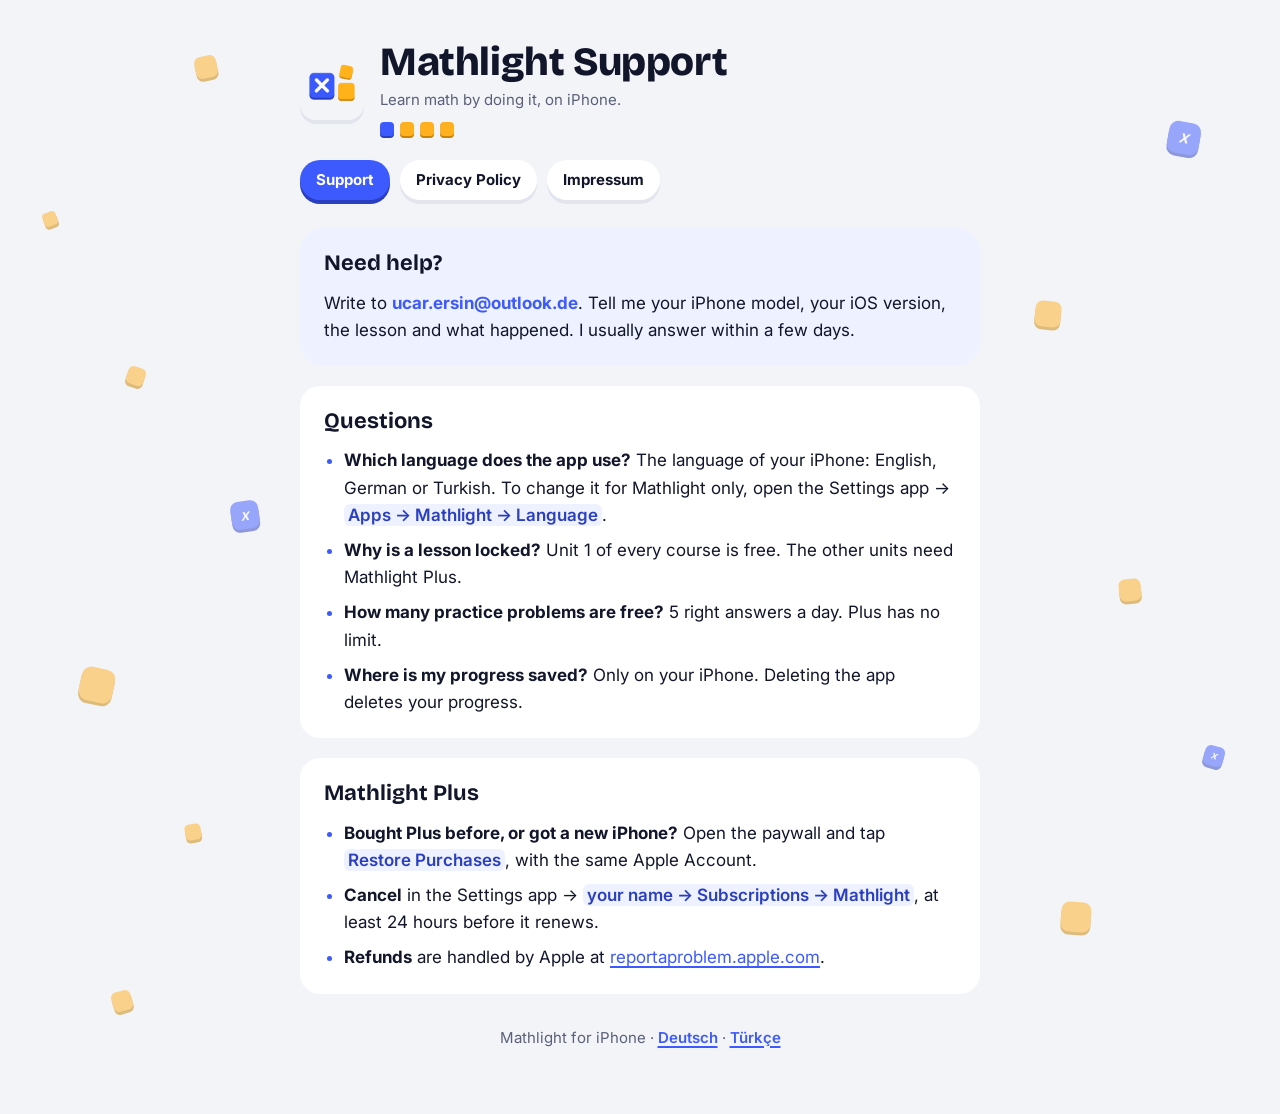
<file: index.html>
<!doctype html>
<html lang="en">
<head>
  <meta charset="utf-8">
  <meta name="viewport" content="width=device-width, initial-scale=1, viewport-fit=cover">
  <title>Mathlight Support</title>
  <meta name="description" content="Help and contact for Mathlight, the interactive math app for iPhone.">
  <link rel="stylesheet" href="style.css">
</head>
<body>
<div class="tiles" aria-hidden="true"><i class="l cube" style="top:5%;--o:0.3;--s:22px;--r:-12deg"></i><i class="r x" style="top:11%;--o:0.7;--s:32px;--r:10deg"></i><i class="l cube" style="top:19%;--o:0.85;--s:14px;--r:-20deg"></i><i class="r cube" style="top:27%;--o:0.2;--s:26px;--r:6deg"></i><i class="l cube" style="top:33%;--o:0.55;--s:18px;--r:18deg"></i><i class="l x" style="top:45%;--o:0.15;--s:28px;--r:-8deg"></i><i class="r cube" style="top:52%;--o:0.5;--s:22px;--r:-6deg"></i><i class="l cube" style="top:60%;--o:0.7;--s:34px;--r:12deg"></i><i class="r x" style="top:67%;--o:0.8;--s:20px;--r:16deg"></i><i class="l cube" style="top:74%;--o:0.35;--s:16px;--r:-10deg"></i><i class="r cube" style="top:81%;--o:0.3;--s:30px;--r:4deg"></i><i class="l cube" style="top:89%;--o:0.6;--s:20px;--r:-16deg"></i></div>
<main>
  <header>
    <img class="icon" src="icon.png" alt="" width="64" height="64">
    <div>
      <h1>Mathlight Support</h1>
      <p class="lead">Learn math by doing it, on iPhone.</p>
      <div class="cubes" aria-hidden="true"><i class="x"></i><i></i><i></i><i></i></div>
    </div>
  </header>

  <nav aria-label="Pages">
    <a href="index.html" aria-current="page">Support</a>
    <a href="privacy.html">Privacy Policy</a>
    <a href="impressum.html">Impressum</a>
  </nav>

  <div class="card">
    <h2>Need help?</h2>
    <p>Write to <span class="email">ucar.ersin@outlook.de</span>. Tell me your iPhone model, your iOS version, the lesson and what happened. I usually answer within a few days.</p>
  </div>

  <section>
    <h2>Questions</h2>
    <ul>
      <li><strong>Which language does the app use?</strong> The language of your iPhone: English, German or Turkish. To change it for Mathlight only, open the Settings app → <span class="path">Apps → Mathlight → Language</span>.</li>
      <li><strong>Why is a lesson locked?</strong> Unit 1 of every course is free. The other units need Mathlight Plus.</li>
      <li><strong>How many practice problems are free?</strong> 5 right answers a day. Plus has no limit.</li>
      <li><strong>Where is my progress saved?</strong> Only on your iPhone. Deleting the app deletes your progress.</li>
    </ul>
  </section>

  <section>
    <h2>Mathlight Plus</h2>
    <ul>
      <li><strong>Bought Plus before, or got a new iPhone?</strong> Open the paywall and tap <span class="path">Restore Purchases</span>, with the same Apple Account.</li>
      <li><strong>Cancel</strong> in the Settings app → <span class="path">your name → Subscriptions → Mathlight</span>, at least 24 hours before it renews.</li>
      <li><strong>Refunds</strong> are handled by Apple at <a href="https://reportaproblem.apple.com" target="_blank" rel="noopener">reportaproblem.apple.com</a>.</li>
    </ul>
  </section>

  <footer>Mathlight for iPhone · <a href="de.html" lang="de">Deutsch</a> · <a href="tr.html" lang="tr">Türkçe</a></footer>
</main>
</body>
</html>
</file>
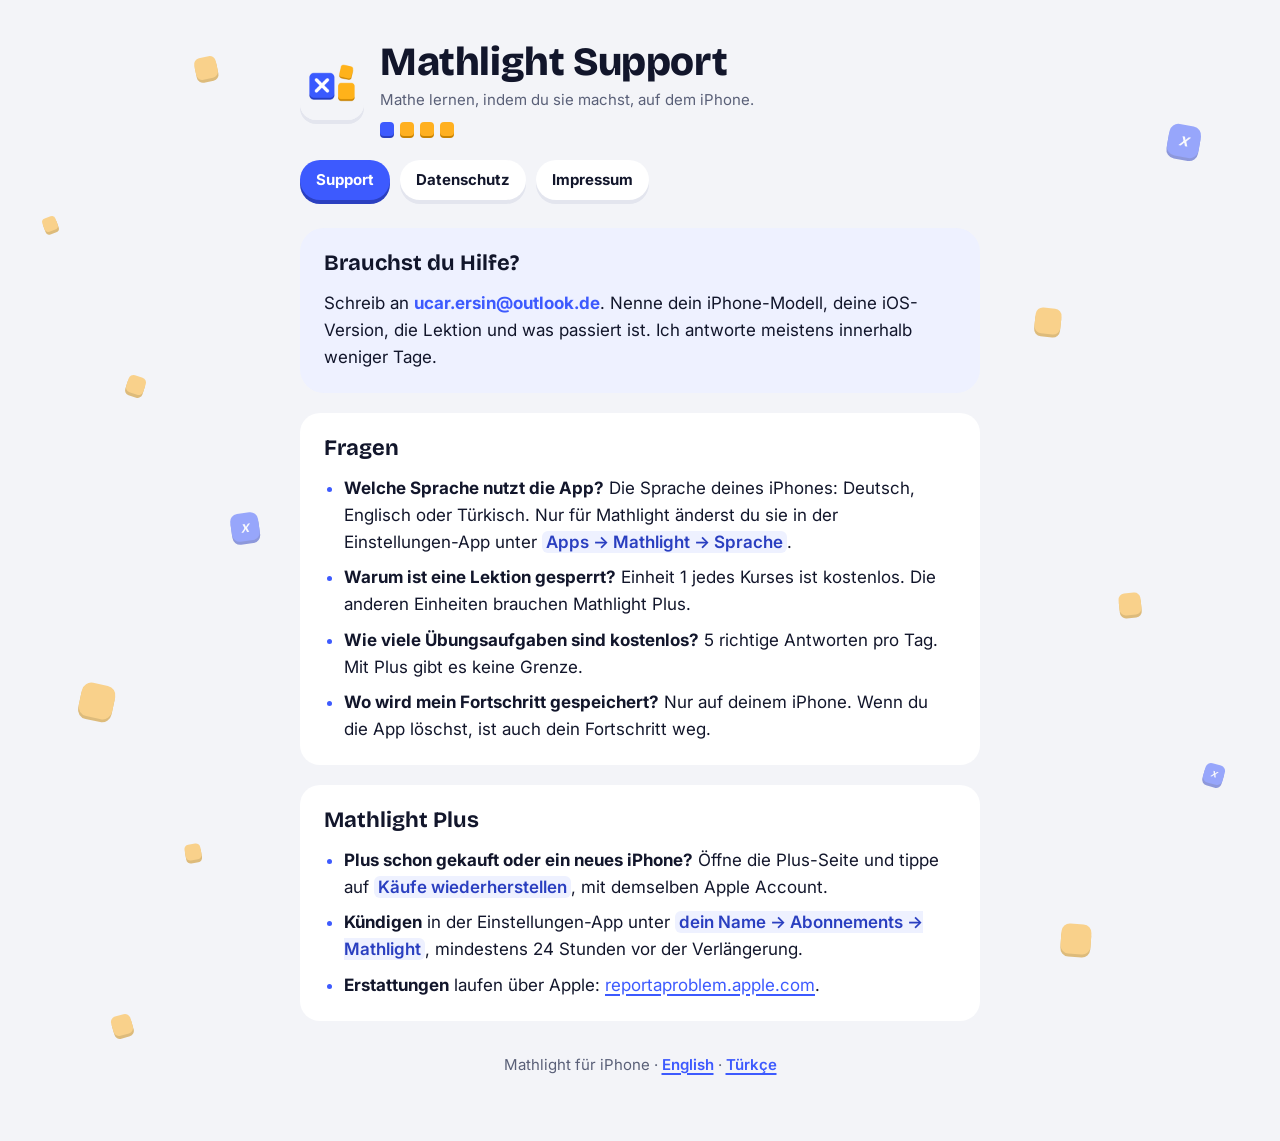
<file: de.html>
<!doctype html>
<html lang="de">
<head>
  <meta charset="utf-8">
  <meta name="viewport" content="width=device-width, initial-scale=1, viewport-fit=cover">
  <title>Mathlight Support</title>
  <meta name="description" content="Hilfe und Kontakt für Mathlight, die interaktive Mathe-App für das iPhone.">
  <link rel="stylesheet" href="style.css">
</head>
<body>
<div class="tiles" aria-hidden="true"><i class="l cube" style="top:5%;--o:0.3;--s:22px;--r:-12deg"></i><i class="r x" style="top:11%;--o:0.7;--s:32px;--r:10deg"></i><i class="l cube" style="top:19%;--o:0.85;--s:14px;--r:-20deg"></i><i class="r cube" style="top:27%;--o:0.2;--s:26px;--r:6deg"></i><i class="l cube" style="top:33%;--o:0.55;--s:18px;--r:18deg"></i><i class="l x" style="top:45%;--o:0.15;--s:28px;--r:-8deg"></i><i class="r cube" style="top:52%;--o:0.5;--s:22px;--r:-6deg"></i><i class="l cube" style="top:60%;--o:0.7;--s:34px;--r:12deg"></i><i class="r x" style="top:67%;--o:0.8;--s:20px;--r:16deg"></i><i class="l cube" style="top:74%;--o:0.35;--s:16px;--r:-10deg"></i><i class="r cube" style="top:81%;--o:0.3;--s:30px;--r:4deg"></i><i class="l cube" style="top:89%;--o:0.6;--s:20px;--r:-16deg"></i></div>
<main>
  <header>
    <img class="icon" src="icon.png" alt="" width="64" height="64">
    <div>
      <h1>Mathlight Support</h1>
      <p class="lead">Mathe lernen, indem du sie machst, auf dem iPhone.</p>
      <div class="cubes" aria-hidden="true"><i class="x"></i><i></i><i></i><i></i></div>
    </div>
  </header>

  <nav aria-label="Pages">
    <a href="de.html" aria-current="page">Support</a>
    <a href="privacy-de.html">Datenschutz</a>
    <a href="impressum.html">Impressum</a>
  </nav>

  <div class="card">
    <h2>Brauchst du Hilfe?</h2>
    <p>Schreib an <span class="email">ucar.ersin@outlook.de</span>. Nenne dein iPhone-Modell, deine iOS-Version, die Lektion und was passiert ist. Ich antworte meistens innerhalb weniger Tage.</p>
  </div>

  <section>
    <h2>Fragen</h2>
    <ul>
      <li><strong>Welche Sprache nutzt die App?</strong> Die Sprache deines iPhones: Deutsch, Englisch oder Türkisch. Nur für Mathlight änderst du sie in der Einstellungen-App unter <span class="path">Apps → Mathlight → Sprache</span>.</li>
      <li><strong>Warum ist eine Lektion gesperrt?</strong> Einheit 1 jedes Kurses ist kostenlos. Die anderen Einheiten brauchen Mathlight Plus.</li>
      <li><strong>Wie viele Übungsaufgaben sind kostenlos?</strong> 5 richtige Antworten pro Tag. Mit Plus gibt es keine Grenze.</li>
      <li><strong>Wo wird mein Fortschritt gespeichert?</strong> Nur auf deinem iPhone. Wenn du die App löschst, ist auch dein Fortschritt weg.</li>
    </ul>
  </section>

  <section>
    <h2>Mathlight Plus</h2>
    <ul>
      <li><strong>Plus schon gekauft oder ein neues iPhone?</strong> Öffne die Plus-Seite und tippe auf <span class="path">Käufe wiederherstellen</span>, mit demselben Apple Account.</li>
      <li><strong>Kündigen</strong> in der Einstellungen-App unter <span class="path">dein Name → Abonnements → Mathlight</span>, mindestens 24 Stunden vor der Verlängerung.</li>
      <li><strong>Erstattungen</strong> laufen über Apple: <a href="https://reportaproblem.apple.com" target="_blank" rel="noopener">reportaproblem.apple.com</a>.</li>
    </ul>
  </section>

  <footer>Mathlight für iPhone · <a href="index.html" lang="en">English</a> · <a href="tr.html" lang="tr">Türkçe</a></footer>
</main>
</body>
</html>
</file>
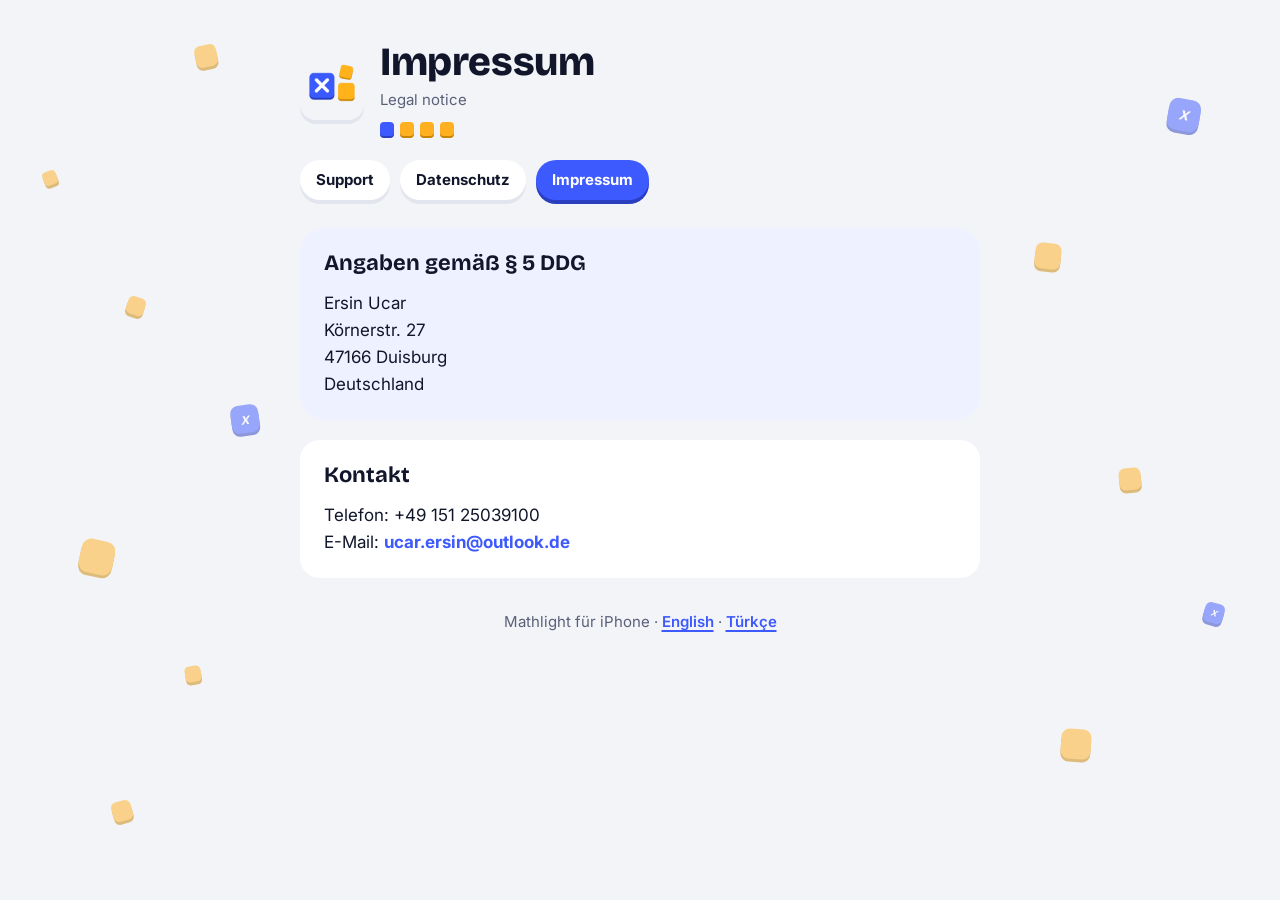
<file: impressum.html>
<!doctype html>
<html lang="de">
<head>
  <meta charset="utf-8">
  <meta name="viewport" content="width=device-width, initial-scale=1, viewport-fit=cover">
  <title>Impressum</title>
  <meta name="description" content="Impressum (legal notice) for Mathlight.">
  <link rel="stylesheet" href="style.css">
</head>
<body>
<div class="tiles" aria-hidden="true"><i class="l cube" style="top:5%;--o:0.3;--s:22px;--r:-12deg"></i><i class="r x" style="top:11%;--o:0.7;--s:32px;--r:10deg"></i><i class="l cube" style="top:19%;--o:0.85;--s:14px;--r:-20deg"></i><i class="r cube" style="top:27%;--o:0.2;--s:26px;--r:6deg"></i><i class="l cube" style="top:33%;--o:0.55;--s:18px;--r:18deg"></i><i class="l x" style="top:45%;--o:0.15;--s:28px;--r:-8deg"></i><i class="r cube" style="top:52%;--o:0.5;--s:22px;--r:-6deg"></i><i class="l cube" style="top:60%;--o:0.7;--s:34px;--r:12deg"></i><i class="r x" style="top:67%;--o:0.8;--s:20px;--r:16deg"></i><i class="l cube" style="top:74%;--o:0.35;--s:16px;--r:-10deg"></i><i class="r cube" style="top:81%;--o:0.3;--s:30px;--r:4deg"></i><i class="l cube" style="top:89%;--o:0.6;--s:20px;--r:-16deg"></i></div>
<main>
  <header>
    <img class="icon" src="icon.png" alt="" width="64" height="64">
    <div>
      <h1>Impressum</h1>
      <p class="lead">Legal notice</p>
      <div class="cubes" aria-hidden="true"><i class="x"></i><i></i><i></i><i></i></div>
    </div>
  </header>

  <nav aria-label="Pages">
    <a href="de.html">Support</a>
    <a href="privacy-de.html">Datenschutz</a>
    <a href="impressum.html" aria-current="page">Impressum</a>
  </nav>

  <div class="card">
    <h2>Angaben gemäß § 5 DDG</h2>
    <p>Ersin Ucar<br>Körnerstr. 27<br>47166 Duisburg<br>Deutschland</p>
  </div>

  <section>
    <h2>Kontakt</h2>
    <p>Telefon: +49 151 25039100<br>E-Mail: <span class="email">ucar.ersin@outlook.de</span></p>
  </section>

  <footer>Mathlight für iPhone · <a href="index.html" lang="en">English</a> · <a href="tr.html" lang="tr">Türkçe</a></footer>
</main>
</body>
</html>
</file>
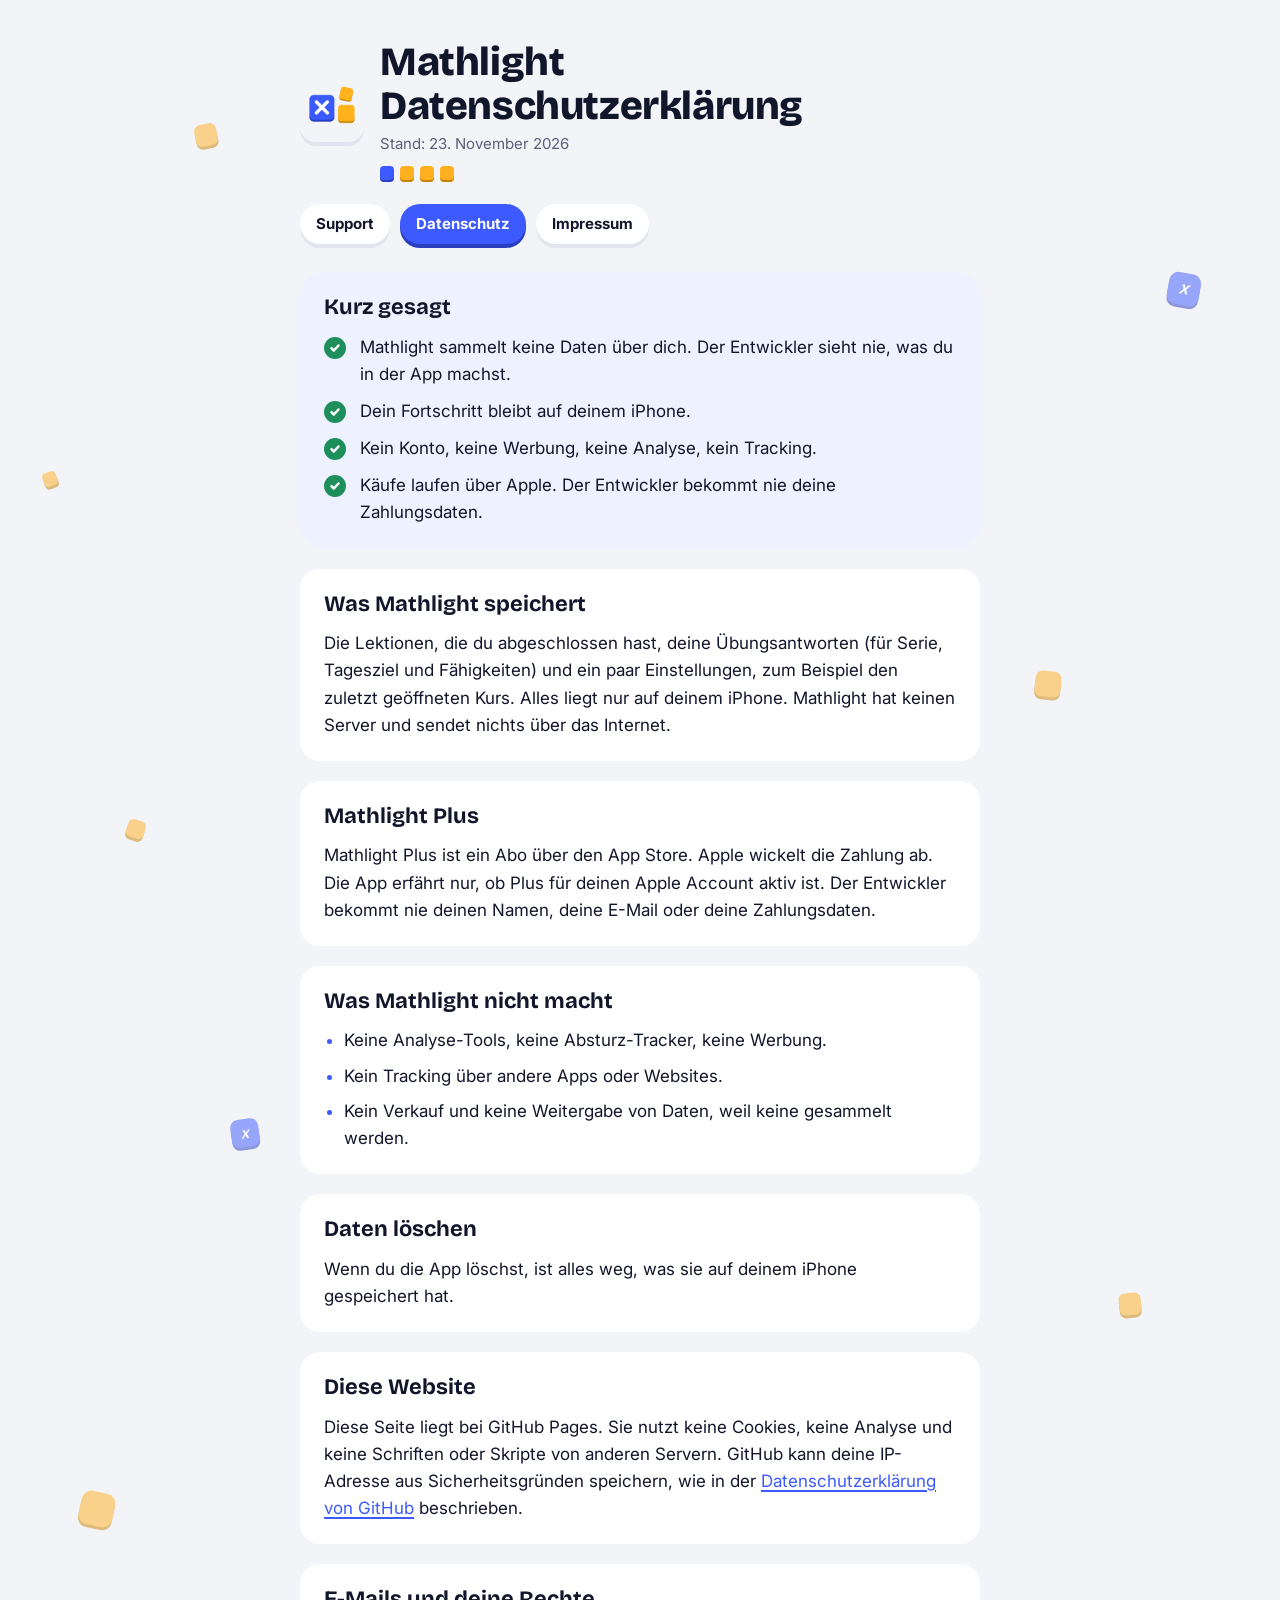
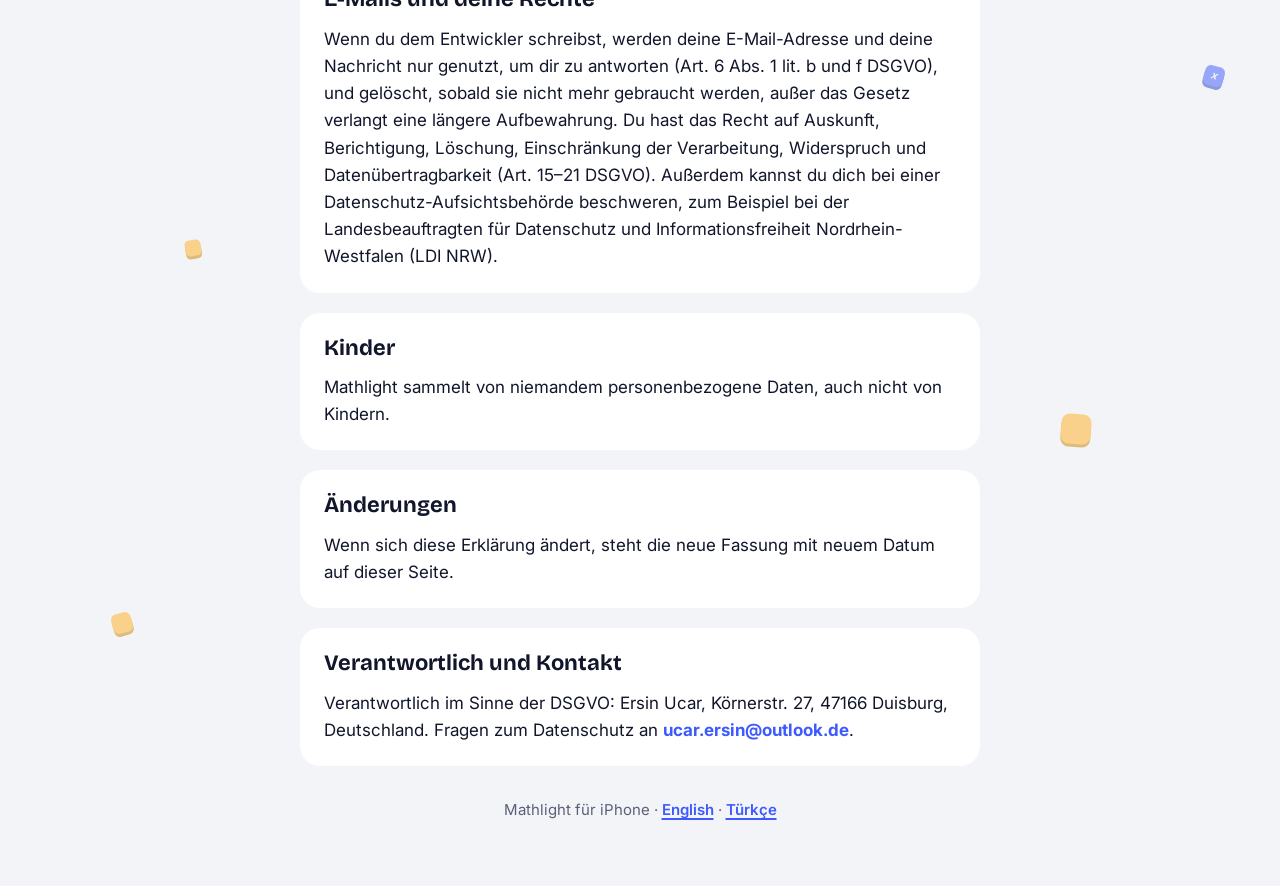
<file: privacy-de.html>
<!doctype html>
<html lang="de">
<head>
  <meta charset="utf-8">
  <meta name="viewport" content="width=device-width, initial-scale=1, viewport-fit=cover">
  <title>Mathlight Datenschutzerklärung</title>
  <meta name="description" content="Mathlight sammelt keine Daten. Dein Fortschritt bleibt auf deinem iPhone.">
  <link rel="stylesheet" href="style.css">
</head>
<body>
<div class="tiles" aria-hidden="true"><i class="l cube" style="top:5%;--o:0.3;--s:22px;--r:-12deg"></i><i class="r x" style="top:11%;--o:0.7;--s:32px;--r:10deg"></i><i class="l cube" style="top:19%;--o:0.85;--s:14px;--r:-20deg"></i><i class="r cube" style="top:27%;--o:0.2;--s:26px;--r:6deg"></i><i class="l cube" style="top:33%;--o:0.55;--s:18px;--r:18deg"></i><i class="l x" style="top:45%;--o:0.15;--s:28px;--r:-8deg"></i><i class="r cube" style="top:52%;--o:0.5;--s:22px;--r:-6deg"></i><i class="l cube" style="top:60%;--o:0.7;--s:34px;--r:12deg"></i><i class="r x" style="top:67%;--o:0.8;--s:20px;--r:16deg"></i><i class="l cube" style="top:74%;--o:0.35;--s:16px;--r:-10deg"></i><i class="r cube" style="top:81%;--o:0.3;--s:30px;--r:4deg"></i><i class="l cube" style="top:89%;--o:0.6;--s:20px;--r:-16deg"></i></div>
<main>
  <header>
    <img class="icon" src="icon.png" alt="" width="64" height="64">
    <div>
      <h1>Mathlight Datenschutzerklärung</h1>
      <p class="lead">Stand: 23. November 2026</p>
      <div class="cubes" aria-hidden="true"><i class="x"></i><i></i><i></i><i></i></div>
    </div>
  </header>

  <nav aria-label="Pages">
    <a href="de.html">Support</a>
    <a href="privacy-de.html" aria-current="page">Datenschutz</a>
    <a href="impressum.html">Impressum</a>
  </nav>

  <div class="card">
    <h2>Kurz gesagt</h2>
    <ul>
      <li><div class="tick" aria-hidden="true"><svg viewBox="0 0 12 12"><path d="M2.5 6.2l2.3 2.3 4.7-5"/></svg></div><span>Mathlight sammelt keine Daten über dich. Der Entwickler sieht nie, was du in der App machst.</span></li>
      <li><div class="tick" aria-hidden="true"><svg viewBox="0 0 12 12"><path d="M2.5 6.2l2.3 2.3 4.7-5"/></svg></div><span>Dein Fortschritt bleibt auf deinem iPhone.</span></li>
      <li><div class="tick" aria-hidden="true"><svg viewBox="0 0 12 12"><path d="M2.5 6.2l2.3 2.3 4.7-5"/></svg></div><span>Kein Konto, keine Werbung, keine Analyse, kein Tracking.</span></li>
      <li><div class="tick" aria-hidden="true"><svg viewBox="0 0 12 12"><path d="M2.5 6.2l2.3 2.3 4.7-5"/></svg></div><span>Käufe laufen über Apple. Der Entwickler bekommt nie deine Zahlungsdaten.</span></li>
    </ul>
  </div>

  <section>
    <h2>Was Mathlight speichert</h2>
    <p>Die Lektionen, die du abgeschlossen hast, deine Übungsantworten (für Serie, Tagesziel und Fähigkeiten) und ein paar Einstellungen, zum Beispiel den zuletzt geöffneten Kurs. Alles liegt nur auf deinem iPhone. Mathlight hat keinen Server und sendet nichts über das Internet.</p>
  </section>

  <section>
    <h2>Mathlight Plus</h2>
    <p>Mathlight Plus ist ein Abo über den App Store. Apple wickelt die Zahlung ab. Die App erfährt nur, ob Plus für deinen Apple Account aktiv ist. Der Entwickler bekommt nie deinen Namen, deine E-Mail oder deine Zahlungsdaten.</p>
  </section>

  <section>
    <h2>Was Mathlight nicht macht</h2>
    <ul>
      <li>Keine Analyse-Tools, keine Absturz-Tracker, keine Werbung.</li>
      <li>Kein Tracking über andere Apps oder Websites.</li>
      <li>Kein Verkauf und keine Weitergabe von Daten, weil keine gesammelt werden.</li>
    </ul>
  </section>

  <section>
    <h2>Daten löschen</h2>
    <p>Wenn du die App löschst, ist alles weg, was sie auf deinem iPhone gespeichert hat.</p>
  </section>

  <section>
    <h2>Diese Website</h2>
    <p>Diese Seite liegt bei GitHub Pages. Sie nutzt keine Cookies, keine Analyse und keine Schriften oder Skripte von anderen Servern. GitHub kann deine IP-Adresse aus Sicherheitsgründen speichern, wie in der <a href="https://docs.github.com/en/site-policy/privacy-policies/github-general-privacy-statement" target="_blank" rel="noopener">Datenschutzerklärung von GitHub</a> beschrieben.</p>
  </section>

  <section>
    <h2>E-Mails und deine Rechte</h2>
    <p>Wenn du dem Entwickler schreibst, werden deine E-Mail-Adresse und deine Nachricht nur genutzt, um dir zu antworten (Art. 6 Abs. 1 lit. b und f DSGVO), und gelöscht, sobald sie nicht mehr gebraucht werden, außer das Gesetz verlangt eine längere Aufbewahrung. Du hast das Recht auf Auskunft, Berichtigung, Löschung, Einschränkung der Verarbeitung, Widerspruch und Datenübertragbarkeit (Art. 15–21 DSGVO). Außerdem kannst du dich bei einer Datenschutz-Aufsichtsbehörde beschweren, zum Beispiel bei der Landesbeauftragten für Datenschutz und Informationsfreiheit Nordrhein-Westfalen (LDI NRW).</p>
  </section>

  <section>
    <h2>Kinder</h2>
    <p>Mathlight sammelt von niemandem personenbezogene Daten, auch nicht von Kindern.</p>
  </section>

  <section>
    <h2>Änderungen</h2>
    <p>Wenn sich diese Erklärung ändert, steht die neue Fassung mit neuem Datum auf dieser Seite.</p>
  </section>

  <section>
    <h2>Verantwortlich und Kontakt</h2>
    <p>Verantwortlich im Sinne der DSGVO: Ersin Ucar, Körnerstr. 27, 47166 Duisburg, Deutschland. Fragen zum Datenschutz an <span class="email">ucar.ersin@outlook.de</span>.</p>
  </section>

  <footer>Mathlight für iPhone · <a href="privacy.html" lang="en">English</a> · <a href="privacy-tr.html" lang="tr">Türkçe</a></footer>
</main>
</body>
</html>
</file>
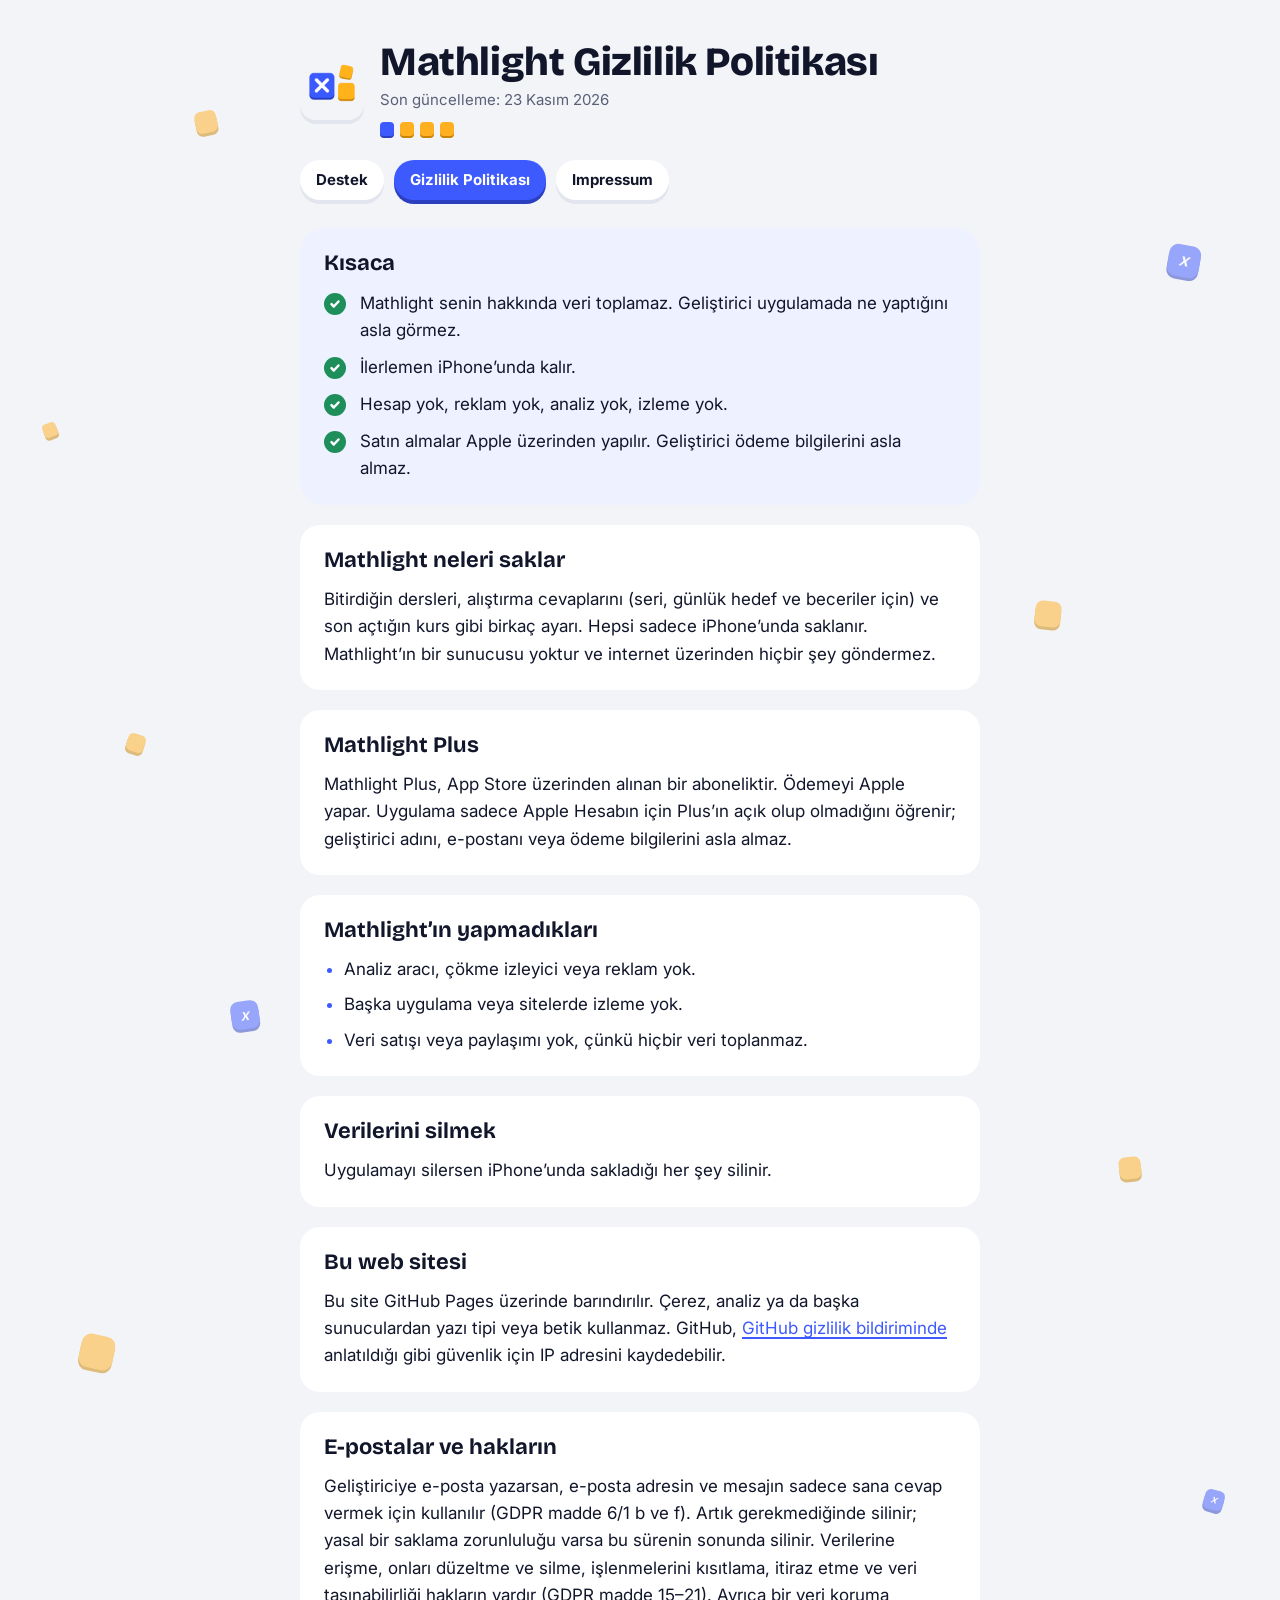
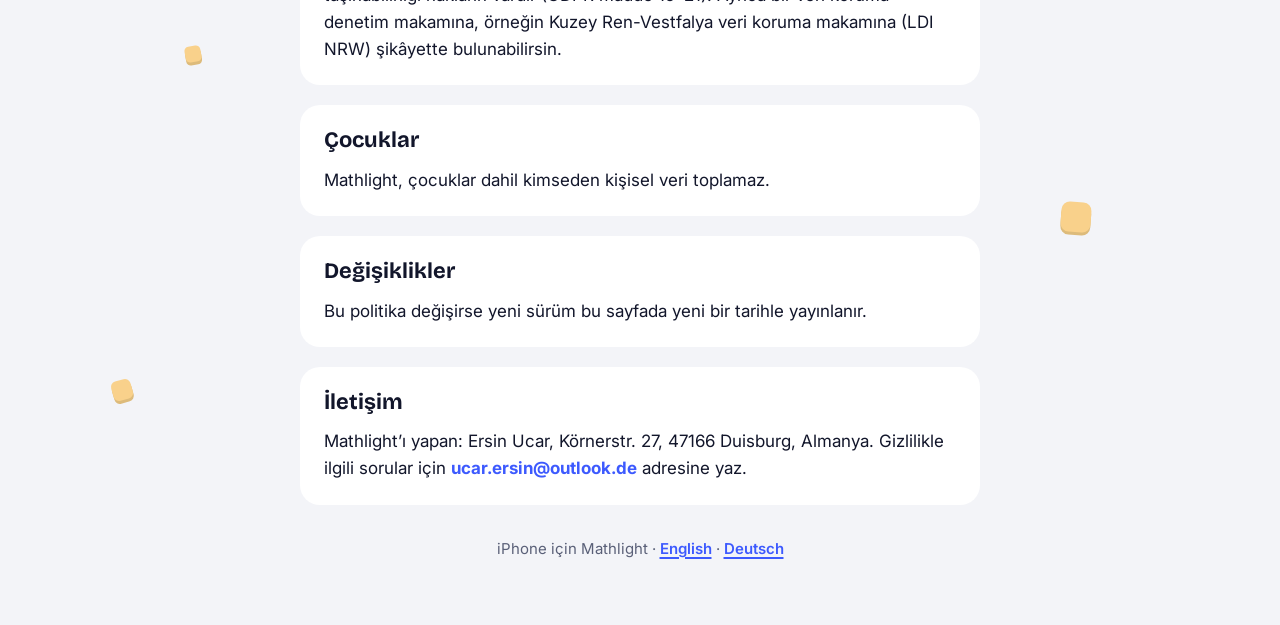
<file: privacy-tr.html>
<!doctype html>
<html lang="tr">
<head>
  <meta charset="utf-8">
  <meta name="viewport" content="width=device-width, initial-scale=1, viewport-fit=cover">
  <title>Mathlight Gizlilik Politikası</title>
  <meta name="description" content="Mathlight hiçbir veri toplamaz. İlerlemen iPhone’unda kalır.">
  <link rel="stylesheet" href="style.css">
</head>
<body>
<div class="tiles" aria-hidden="true"><i class="l cube" style="top:5%;--o:0.3;--s:22px;--r:-12deg"></i><i class="r x" style="top:11%;--o:0.7;--s:32px;--r:10deg"></i><i class="l cube" style="top:19%;--o:0.85;--s:14px;--r:-20deg"></i><i class="r cube" style="top:27%;--o:0.2;--s:26px;--r:6deg"></i><i class="l cube" style="top:33%;--o:0.55;--s:18px;--r:18deg"></i><i class="l x" style="top:45%;--o:0.15;--s:28px;--r:-8deg"></i><i class="r cube" style="top:52%;--o:0.5;--s:22px;--r:-6deg"></i><i class="l cube" style="top:60%;--o:0.7;--s:34px;--r:12deg"></i><i class="r x" style="top:67%;--o:0.8;--s:20px;--r:16deg"></i><i class="l cube" style="top:74%;--o:0.35;--s:16px;--r:-10deg"></i><i class="r cube" style="top:81%;--o:0.3;--s:30px;--r:4deg"></i><i class="l cube" style="top:89%;--o:0.6;--s:20px;--r:-16deg"></i></div>
<main>
  <header>
    <img class="icon" src="icon.png" alt="" width="64" height="64">
    <div>
      <h1>Mathlight Gizlilik Politikası</h1>
      <p class="lead">Son güncelleme: 23 Kasım 2026</p>
      <div class="cubes" aria-hidden="true"><i class="x"></i><i></i><i></i><i></i></div>
    </div>
  </header>

  <nav aria-label="Pages">
    <a href="tr.html">Destek</a>
    <a href="privacy-tr.html" aria-current="page">Gizlilik Politikası</a>
    <a href="impressum.html">Impressum</a>
  </nav>

  <div class="card">
    <h2>Kısaca</h2>
    <ul>
      <li><div class="tick" aria-hidden="true"><svg viewBox="0 0 12 12"><path d="M2.5 6.2l2.3 2.3 4.7-5"/></svg></div><span>Mathlight senin hakkında veri toplamaz. Geliştirici uygulamada ne yaptığını asla görmez.</span></li>
      <li><div class="tick" aria-hidden="true"><svg viewBox="0 0 12 12"><path d="M2.5 6.2l2.3 2.3 4.7-5"/></svg></div><span>İlerlemen iPhone’unda kalır.</span></li>
      <li><div class="tick" aria-hidden="true"><svg viewBox="0 0 12 12"><path d="M2.5 6.2l2.3 2.3 4.7-5"/></svg></div><span>Hesap yok, reklam yok, analiz yok, izleme yok.</span></li>
      <li><div class="tick" aria-hidden="true"><svg viewBox="0 0 12 12"><path d="M2.5 6.2l2.3 2.3 4.7-5"/></svg></div><span>Satın almalar Apple üzerinden yapılır. Geliştirici ödeme bilgilerini asla almaz.</span></li>
    </ul>
  </div>

  <section>
    <h2>Mathlight neleri saklar</h2>
    <p>Bitirdiğin dersleri, alıştırma cevaplarını (seri, günlük hedef ve beceriler için) ve son açtığın kurs gibi birkaç ayarı. Hepsi sadece iPhone’unda saklanır. Mathlight’ın bir sunucusu yoktur ve internet üzerinden hiçbir şey göndermez.</p>
  </section>

  <section>
    <h2>Mathlight Plus</h2>
    <p>Mathlight Plus, App Store üzerinden alınan bir aboneliktir. Ödemeyi Apple yapar. Uygulama sadece Apple Hesabın için Plus’ın açık olup olmadığını öğrenir; geliştirici adını, e-postanı veya ödeme bilgilerini asla almaz.</p>
  </section>

  <section>
    <h2>Mathlight’ın yapmadıkları</h2>
    <ul>
      <li>Analiz aracı, çökme izleyici veya reklam yok.</li>
      <li>Başka uygulama veya sitelerde izleme yok.</li>
      <li>Veri satışı veya paylaşımı yok, çünkü hiçbir veri toplanmaz.</li>
    </ul>
  </section>

  <section>
    <h2>Verilerini silmek</h2>
    <p>Uygulamayı silersen iPhone’unda sakladığı her şey silinir.</p>
  </section>

  <section>
    <h2>Bu web sitesi</h2>
    <p>Bu site GitHub Pages üzerinde barındırılır. Çerez, analiz ya da başka sunuculardan yazı tipi veya betik kullanmaz. GitHub, <a href="https://docs.github.com/en/site-policy/privacy-policies/github-general-privacy-statement" target="_blank" rel="noopener">GitHub gizlilik bildiriminde</a> anlatıldığı gibi güvenlik için IP adresini kaydedebilir.</p>
  </section>

  <section>
    <h2>E-postalar ve hakların</h2>
    <p>Geliştiriciye e-posta yazarsan, e-posta adresin ve mesajın sadece sana cevap vermek için kullanılır (GDPR madde 6/1 b ve f). Artık gerekmediğinde silinir; yasal bir saklama zorunluluğu varsa bu sürenin sonunda silinir. Verilerine erişme, onları düzeltme ve silme, işlenmelerini kısıtlama, itiraz etme ve veri taşınabilirliği hakların vardır (GDPR madde 15–21). Ayrıca bir veri koruma denetim makamına, örneğin Kuzey Ren-Vestfalya veri koruma makamına (LDI NRW) şikâyette bulunabilirsin.</p>
  </section>

  <section>
    <h2>Çocuklar</h2>
    <p>Mathlight, çocuklar dahil kimseden kişisel veri toplamaz.</p>
  </section>

  <section>
    <h2>Değişiklikler</h2>
    <p>Bu politika değişirse yeni sürüm bu sayfada yeni bir tarihle yayınlanır.</p>
  </section>

  <section>
    <h2>İletişim</h2>
    <p>Mathlight’ı yapan: Ersin Ucar, Körnerstr. 27, 47166 Duisburg, Almanya. Gizlilikle ilgili sorular için <span class="email">ucar.ersin@outlook.de</span> adresine yaz.</p>
  </section>

  <footer>iPhone için Mathlight · <a href="privacy.html" lang="en">English</a> · <a href="privacy-de.html" lang="de">Deutsch</a></footer>
</main>
</body>
</html>
</file>
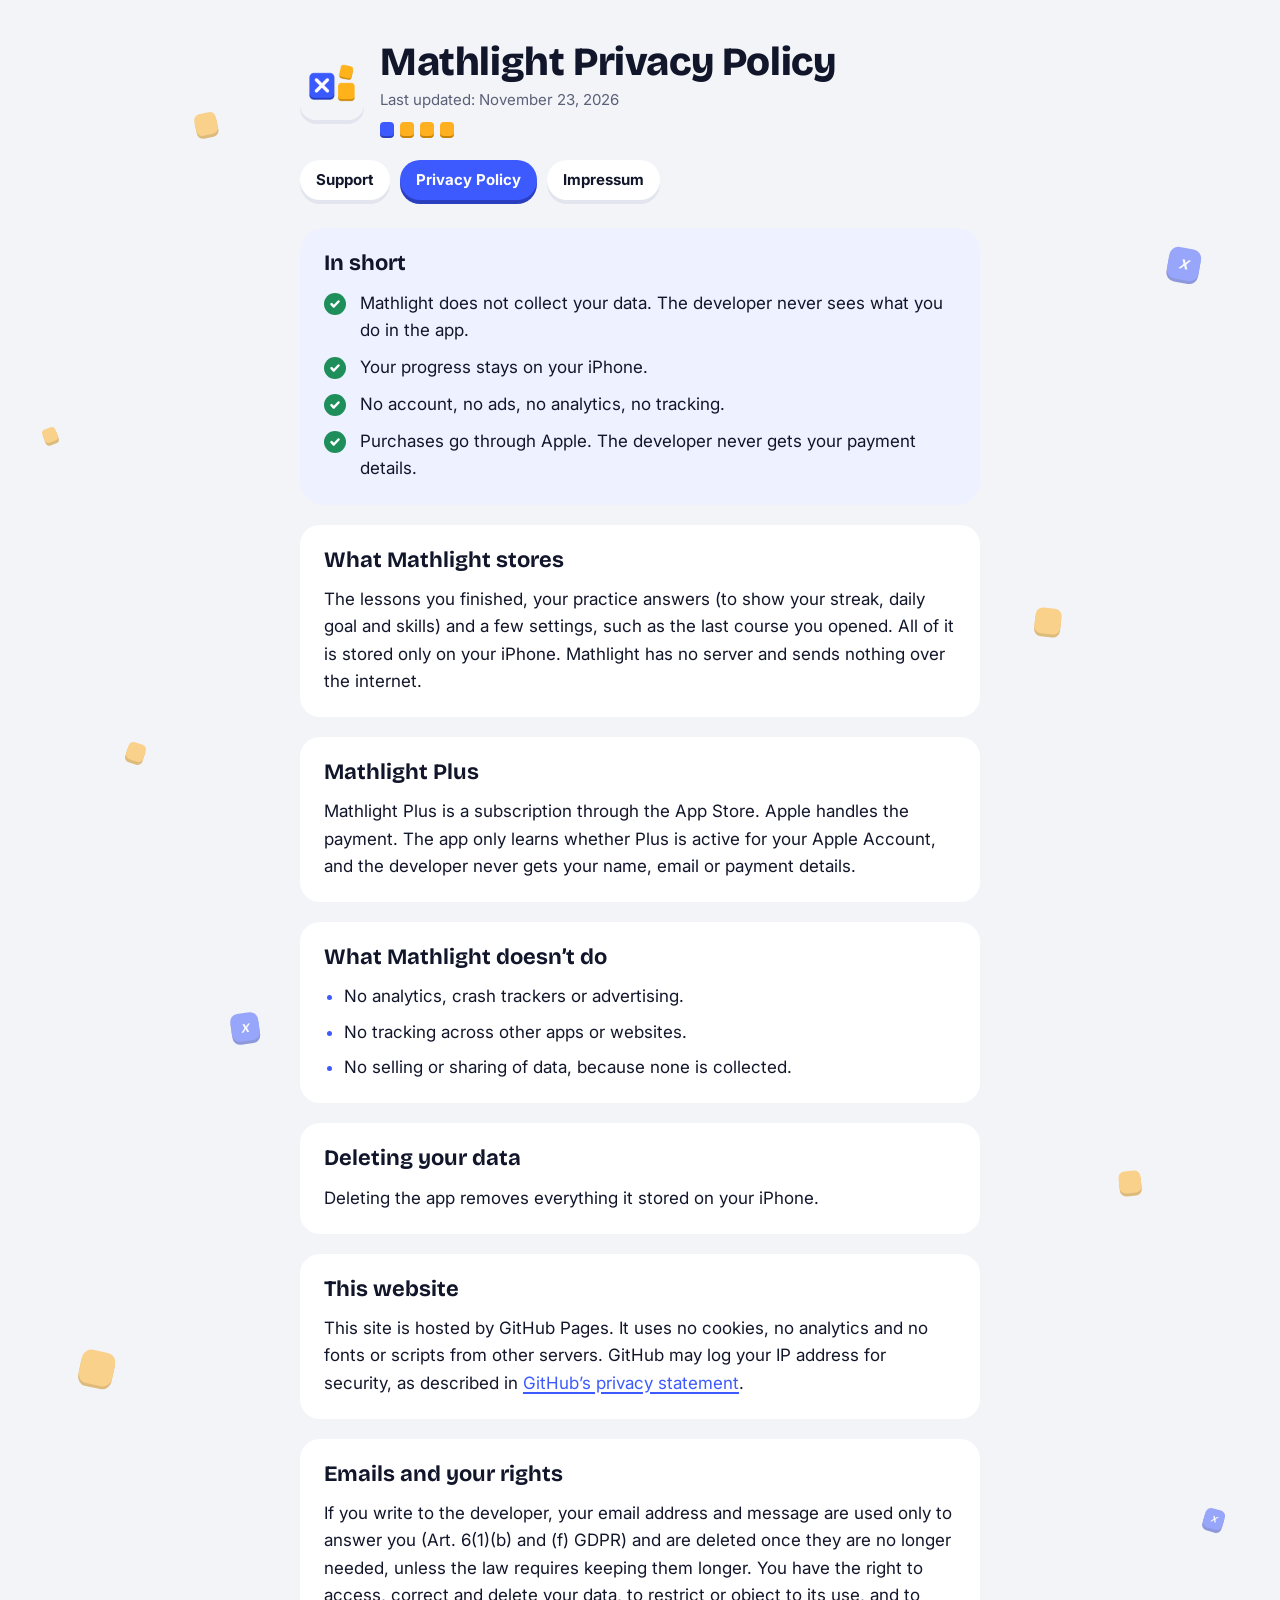
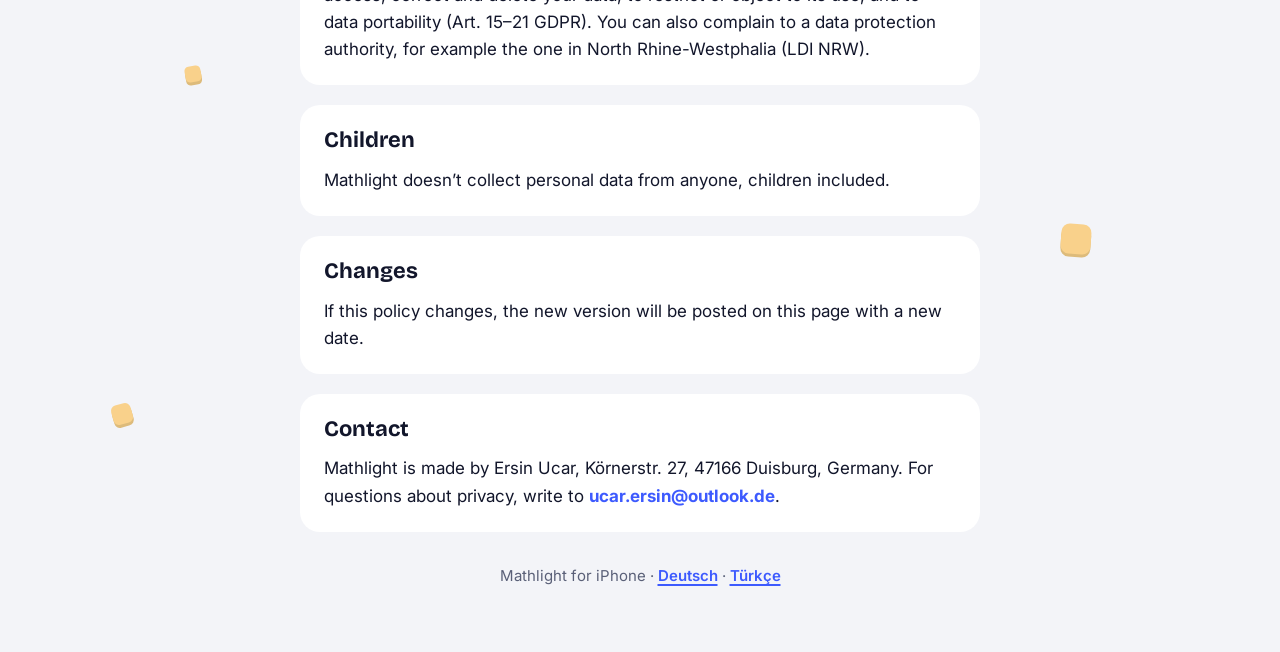
<file: privacy.html>
<!doctype html>
<html lang="en">
<head>
  <meta charset="utf-8">
  <meta name="viewport" content="width=device-width, initial-scale=1, viewport-fit=cover">
  <title>Mathlight Privacy Policy</title>
  <meta name="description" content="Mathlight collects no data. Your progress stays on your iPhone.">
  <link rel="stylesheet" href="style.css">
</head>
<body>
<div class="tiles" aria-hidden="true"><i class="l cube" style="top:5%;--o:0.3;--s:22px;--r:-12deg"></i><i class="r x" style="top:11%;--o:0.7;--s:32px;--r:10deg"></i><i class="l cube" style="top:19%;--o:0.85;--s:14px;--r:-20deg"></i><i class="r cube" style="top:27%;--o:0.2;--s:26px;--r:6deg"></i><i class="l cube" style="top:33%;--o:0.55;--s:18px;--r:18deg"></i><i class="l x" style="top:45%;--o:0.15;--s:28px;--r:-8deg"></i><i class="r cube" style="top:52%;--o:0.5;--s:22px;--r:-6deg"></i><i class="l cube" style="top:60%;--o:0.7;--s:34px;--r:12deg"></i><i class="r x" style="top:67%;--o:0.8;--s:20px;--r:16deg"></i><i class="l cube" style="top:74%;--o:0.35;--s:16px;--r:-10deg"></i><i class="r cube" style="top:81%;--o:0.3;--s:30px;--r:4deg"></i><i class="l cube" style="top:89%;--o:0.6;--s:20px;--r:-16deg"></i></div>
<main>
  <header>
    <img class="icon" src="icon.png" alt="" width="64" height="64">
    <div>
      <h1>Mathlight Privacy Policy</h1>
      <p class="lead">Last updated: November 23, 2026</p>
      <div class="cubes" aria-hidden="true"><i class="x"></i><i></i><i></i><i></i></div>
    </div>
  </header>

  <nav aria-label="Pages">
    <a href="index.html">Support</a>
    <a href="privacy.html" aria-current="page">Privacy Policy</a>
    <a href="impressum.html">Impressum</a>
  </nav>

  <div class="card">
    <h2>In short</h2>
    <ul>
      <li><div class="tick" aria-hidden="true"><svg viewBox="0 0 12 12"><path d="M2.5 6.2l2.3 2.3 4.7-5"/></svg></div><span>Mathlight does not collect your data. The developer never sees what you do in the app.</span></li>
      <li><div class="tick" aria-hidden="true"><svg viewBox="0 0 12 12"><path d="M2.5 6.2l2.3 2.3 4.7-5"/></svg></div><span>Your progress stays on your iPhone.</span></li>
      <li><div class="tick" aria-hidden="true"><svg viewBox="0 0 12 12"><path d="M2.5 6.2l2.3 2.3 4.7-5"/></svg></div><span>No account, no ads, no analytics, no tracking.</span></li>
      <li><div class="tick" aria-hidden="true"><svg viewBox="0 0 12 12"><path d="M2.5 6.2l2.3 2.3 4.7-5"/></svg></div><span>Purchases go through Apple. The developer never gets your payment details.</span></li>
    </ul>
  </div>

  <section>
    <h2>What Mathlight stores</h2>
    <p>The lessons you finished, your practice answers (to show your streak, daily goal and skills) and a few settings, such as the last course you opened. All of it is stored only on your iPhone. Mathlight has no server and sends nothing over the internet.</p>
  </section>

  <section>
    <h2>Mathlight Plus</h2>
    <p>Mathlight Plus is a subscription through the App Store. Apple handles the payment. The app only learns whether Plus is active for your Apple Account, and the developer never gets your name, email or payment details.</p>
  </section>

  <section>
    <h2>What Mathlight doesn’t do</h2>
    <ul>
      <li>No analytics, crash trackers or advertising.</li>
      <li>No tracking across other apps or websites.</li>
      <li>No selling or sharing of data, because none is collected.</li>
    </ul>
  </section>

  <section>
    <h2>Deleting your data</h2>
    <p>Deleting the app removes everything it stored on your iPhone.</p>
  </section>

  <section>
    <h2>This website</h2>
    <p>This site is hosted by GitHub Pages. It uses no cookies, no analytics and no fonts or scripts from other servers. GitHub may log your IP address for security, as described in <a href="https://docs.github.com/en/site-policy/privacy-policies/github-general-privacy-statement" target="_blank" rel="noopener">GitHub’s privacy statement</a>.</p>
  </section>

  <section>
    <h2>Emails and your rights</h2>
    <p>If you write to the developer, your email address and message are used only to answer you (Art. 6(1)(b) and (f) GDPR) and are deleted once they are no longer needed, unless the law requires keeping them longer. You have the right to access, correct and delete your data, to restrict or object to its use, and to data portability (Art. 15–21 GDPR). You can also complain to a data protection authority, for example the one in North Rhine-Westphalia (LDI NRW).</p>
  </section>

  <section>
    <h2>Children</h2>
    <p>Mathlight doesn’t collect personal data from anyone, children included.</p>
  </section>

  <section>
    <h2>Changes</h2>
    <p>If this policy changes, the new version will be posted on this page with a new date.</p>
  </section>

  <section>
    <h2>Contact</h2>
    <p>Mathlight is made by Ersin Ucar, Körnerstr. 27, 47166 Duisburg, Germany. For questions about privacy, write to <span class="email">ucar.ersin@outlook.de</span>.</p>
  </section>

  <footer>Mathlight for iPhone · <a href="privacy-de.html" lang="de">Deutsch</a> · <a href="privacy-tr.html" lang="tr">Türkçe</a></footer>
</main>
</body>
</html>
</file>
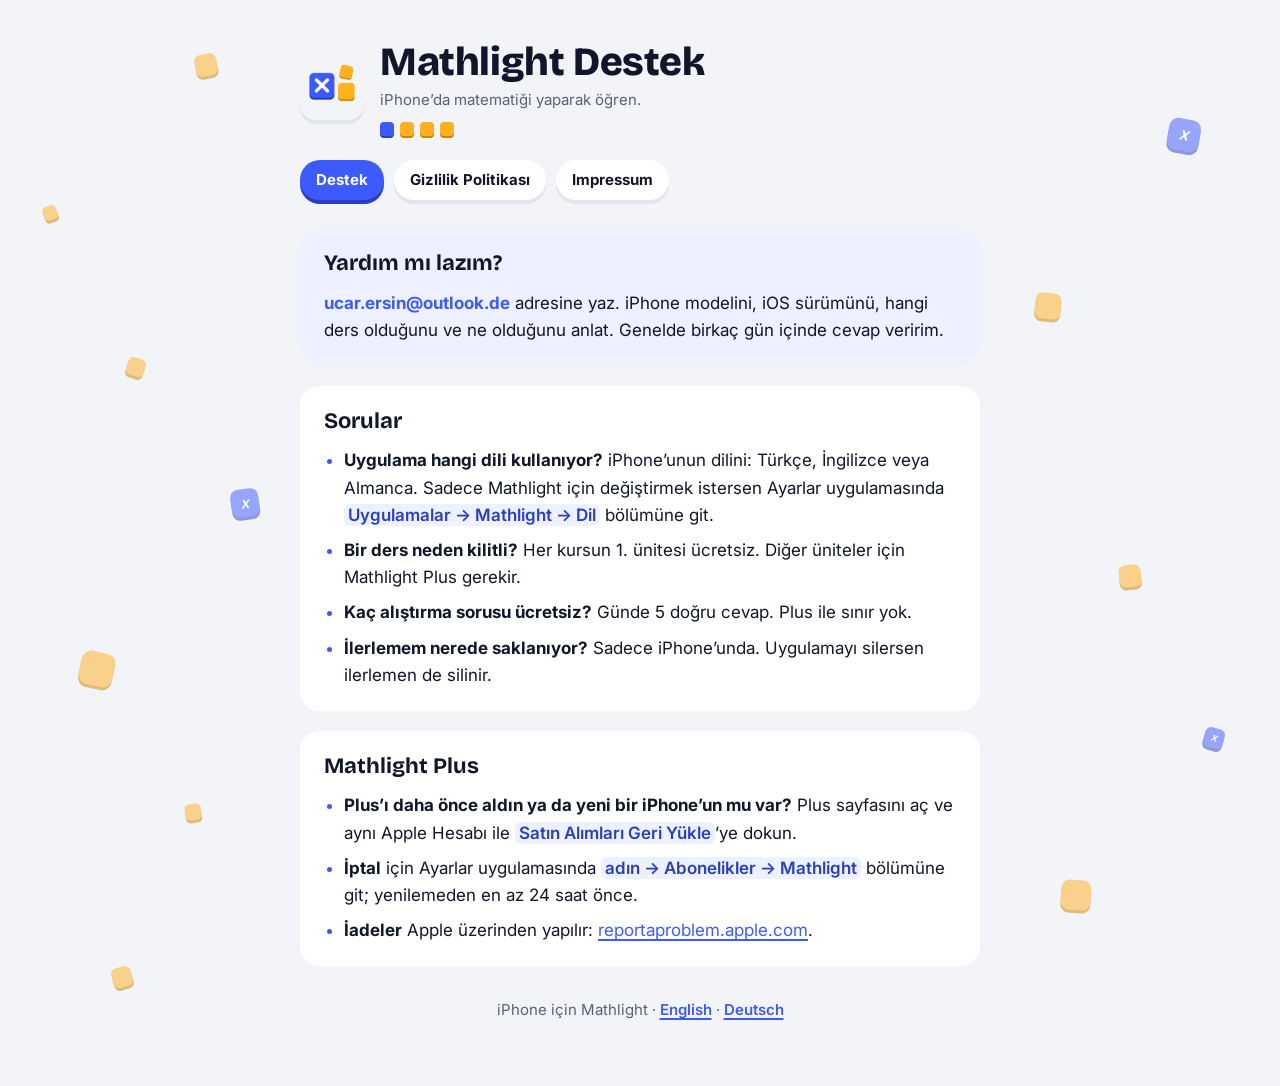
<file: tr.html>
<!doctype html>
<html lang="tr">
<head>
  <meta charset="utf-8">
  <meta name="viewport" content="width=device-width, initial-scale=1, viewport-fit=cover">
  <title>Mathlight Destek</title>
  <meta name="description" content="iPhone için etkileşimli matematik uygulaması Mathlight için yardım ve iletişim.">
  <link rel="stylesheet" href="style.css">
</head>
<body>
<div class="tiles" aria-hidden="true"><i class="l cube" style="top:5%;--o:0.3;--s:22px;--r:-12deg"></i><i class="r x" style="top:11%;--o:0.7;--s:32px;--r:10deg"></i><i class="l cube" style="top:19%;--o:0.85;--s:14px;--r:-20deg"></i><i class="r cube" style="top:27%;--o:0.2;--s:26px;--r:6deg"></i><i class="l cube" style="top:33%;--o:0.55;--s:18px;--r:18deg"></i><i class="l x" style="top:45%;--o:0.15;--s:28px;--r:-8deg"></i><i class="r cube" style="top:52%;--o:0.5;--s:22px;--r:-6deg"></i><i class="l cube" style="top:60%;--o:0.7;--s:34px;--r:12deg"></i><i class="r x" style="top:67%;--o:0.8;--s:20px;--r:16deg"></i><i class="l cube" style="top:74%;--o:0.35;--s:16px;--r:-10deg"></i><i class="r cube" style="top:81%;--o:0.3;--s:30px;--r:4deg"></i><i class="l cube" style="top:89%;--o:0.6;--s:20px;--r:-16deg"></i></div>
<main>
  <header>
    <img class="icon" src="icon.png" alt="" width="64" height="64">
    <div>
      <h1>Mathlight Destek</h1>
      <p class="lead">iPhone’da matematiği yaparak öğren.</p>
      <div class="cubes" aria-hidden="true"><i class="x"></i><i></i><i></i><i></i></div>
    </div>
  </header>

  <nav aria-label="Pages">
    <a href="tr.html" aria-current="page">Destek</a>
    <a href="privacy-tr.html">Gizlilik Politikası</a>
    <a href="impressum.html">Impressum</a>
  </nav>

  <div class="card">
    <h2>Yardım mı lazım?</h2>
    <p><span class="email">ucar.ersin@outlook.de</span> adresine yaz. iPhone modelini, iOS sürümünü, hangi ders olduğunu ve ne olduğunu anlat. Genelde birkaç gün içinde cevap veririm.</p>
  </div>

  <section>
    <h2>Sorular</h2>
    <ul>
      <li><strong>Uygulama hangi dili kullanıyor?</strong> iPhone’unun dilini: Türkçe, İngilizce veya Almanca. Sadece Mathlight için değiştirmek istersen Ayarlar uygulamasında <span class="path">Uygulamalar → Mathlight → Dil</span> bölümüne git.</li>
      <li><strong>Bir ders neden kilitli?</strong> Her kursun 1. ünitesi ücretsiz. Diğer üniteler için Mathlight Plus gerekir.</li>
      <li><strong>Kaç alıştırma sorusu ücretsiz?</strong> Günde 5 doğru cevap. Plus ile sınır yok.</li>
      <li><strong>İlerlemem nerede saklanıyor?</strong> Sadece iPhone’unda. Uygulamayı silersen ilerlemen de silinir.</li>
    </ul>
  </section>

  <section>
    <h2>Mathlight Plus</h2>
    <ul>
      <li><strong>Plus’ı daha önce aldın ya da yeni bir iPhone’un mu var?</strong> Plus sayfasını aç ve aynı Apple Hesabı ile <span class="path">Satın Alımları Geri Yükle</span>’ye dokun.</li>
      <li><strong>İptal</strong> için Ayarlar uygulamasında <span class="path">adın → Abonelikler → Mathlight</span> bölümüne git; yenilemeden en az 24 saat önce.</li>
      <li><strong>İadeler</strong> Apple üzerinden yapılır: <a href="https://reportaproblem.apple.com" target="_blank" rel="noopener">reportaproblem.apple.com</a>.</li>
    </ul>
  </section>

  <footer>iPhone için Mathlight · <a href="index.html" lang="en">English</a> · <a href="de.html" lang="de">Deutsch</a></footer>
</main>
</body>
</html>
</file>
<file: style.css>
/* Mathlight's site in the app's own look: ground, white cards, accent blue, chunky
   bottom edges, Bricolage Grotesque headings and Inter body. Fonts are served from
   this site (nothing loaded from other servers). Light only, like the app. */
@font-face {
  font-family: "Bricolage Grotesque";
  src: url("fonts/BricolageGrotesque.ttf") format("truetype");
  font-weight: 200 800;
  font-display: swap;
}
@font-face {
  font-family: "Inter";
  src: url("fonts/Inter.ttf") format("truetype");
  font-weight: 100 900;
  font-display: swap;
}

:root {
  --ground: #F3F4F8;
  --surface: #FFFFFF;
  --ink: #12162B;
  --muted: #5A6078;
  --line: #E3E5EE;
  --accent: #3D5AFE;
  --accent-edge: #2A3FC0;
  --accent-soft: #EEF1FF;
  --cube: #FFB020;
  --cube-edge: #C98300;
  --success: #1E8E5A;
  --display: "Bricolage Grotesque", system-ui, -apple-system, sans-serif;
  --body: "Inter", system-ui, -apple-system, "Segoe UI", sans-serif;
  color-scheme: light;
}

* { box-sizing: border-box; }
body {
  margin: 0;
  background: var(--ground);
  color: var(--ink);
  font-family: var(--body);
  font-size: 17px;
  line-height: 1.6;
  padding-left: max(16px, env(safe-area-inset-left, 0px));
  padding-right: max(16px, env(safe-area-inset-right, 0px));
  padding-block: 40px 64px;
}
body { position: relative; min-height: 100vh; }
main { position: relative; z-index: 1; max-width: 680px; margin: 0 auto; display: flex; flex-direction: column; gap: 20px; }

/* A few cubes and x boxes behind the page, down both sides. Wide screens: in the
   empty margins. Phones: they peek in from the screen edges, behind the cards. */
.tiles { position: absolute; inset: 0; overflow: hidden; pointer-events: none; z-index: 0; opacity: 0.5; }
.tiles i {
  position: absolute; width: var(--s); height: var(--s); border-radius: calc(var(--s) * 0.28);
  transform: rotate(var(--r));
  display: grid; place-items: center;
}
/* --o: 0 = next to the content, 1 = at the window edge. */
.tiles .l { left: calc((50% - 340px - var(--s)) * (1 - var(--o))); }
.tiles .r { right: calc((50% - 340px - var(--s)) * (1 - var(--o))); }
.tiles .cube { background: var(--cube); box-shadow: 0 3px 0 var(--cube-edge); }
.tiles .x { background: var(--accent); box-shadow: 0 3px 0 var(--accent-edge); }
.tiles .x::after { content: "x"; color: #FFFFFF; font: italic 600 calc(var(--s) * 0.55)/1 var(--body); margin-top: -0.1em; }
@media (max-width: 900px) {
  .tiles .l { left: calc(var(--s) * (-0.25 - 0.4 * var(--o))); }
  .tiles .r { right: calc(var(--s) * (-0.25 - 0.4 * var(--o))); }
}

/* Header: the app icon, the title and a row of tiles like the app's balance pans. */
header { display: flex; align-items: center; gap: 16px; margin-bottom: 4px; }
.icon {
  flex: none; width: 64px; height: 64px; border-radius: 16px;
  box-shadow: 0 4px 0 var(--line);
}
h1 {
  font-family: var(--display); font-weight: 800; font-size: clamp(30px, 6vw, 40px);
  line-height: 1.1; margin: 0; letter-spacing: -0.01em; text-wrap: balance;
}
.lead { margin: 4px 0 0; color: var(--muted); font-size: 15px; }
.cubes { display: flex; gap: 6px; margin-top: 10px; }
.cubes i {
  width: 14px; height: 14px; border-radius: 4px;
  background: var(--cube); box-shadow: 0 2px 0 var(--cube-edge);
}
.cubes i.x { background: var(--accent); box-shadow: 0 2px 0 var(--accent-edge); }

/* Page menu: pills with the app's chunky bottom edge. */
nav { display: flex; flex-wrap: wrap; gap: 10px; margin-bottom: 8px; }
nav a {
  font-weight: 700; font-size: 15px; text-decoration: none;
  padding: 8px 16px; border-radius: 999px;
  background: var(--surface); color: var(--ink);
  box-shadow: 0 4px 0 var(--line);
  transition: transform 80ms ease-out, box-shadow 80ms ease-out;
}
nav a:active { transform: translateY(4px); box-shadow: 0 0 0 var(--line); }
nav a[aria-current="page"] { background: var(--accent); color: #FFFFFF; box-shadow: 0 4px 0 var(--accent-edge); }

/* Cards: white on the ground, like the app's Home cards. The first one stands out in accent soft. */
.card, section {
  background: var(--surface); border-radius: 20px;
  padding: 22px 24px; display: flex; flex-direction: column; gap: 12px;
}
.card { background: var(--accent-soft); border-radius: 24px; }
.card ul { list-style: none; margin: 0; padding: 0; display: grid; gap: 10px; }
.card li { display: grid; grid-template-columns: 26px 1fr; gap: 10px; align-items: start; }
.card li span { min-width: 0; }
.tick {
  width: 22px; height: 22px; margin-top: 3px; border-radius: 50%;
  background: var(--success);
  display: grid; place-items: center;
}
.tick svg { width: 12px; height: 12px; }
.tick path { fill: none; stroke: #FFFFFF; stroke-width: 2.5; stroke-linecap: round; stroke-linejoin: round; }

h2 {
  font-family: var(--display); font-weight: 700; font-size: 22px; line-height: 1.25;
  margin: 0; text-wrap: balance;
}
p { margin: 0; }
section ul, section ol { margin: 0; padding-left: 20px; display: grid; gap: 8px; }
section li::marker { color: var(--accent); }

.path {
  font-weight: 600; color: var(--accent-edge);
  background: var(--accent-soft);
  border-radius: 6px; padding: 1px 4px;
}
.email { font-weight: 700; color: var(--accent); user-select: all; -webkit-user-select: all; overflow-wrap: anywhere; }
a { color: var(--accent); text-decoration-thickness: 2px; text-underline-offset: 3px; }
a:focus-visible { outline: 3px solid var(--accent); outline-offset: 2px; border-radius: 6px; }

footer { padding-top: 12px; color: var(--muted); font-size: 15px; text-align: center; }
footer a { font-weight: 600; }
</file>
